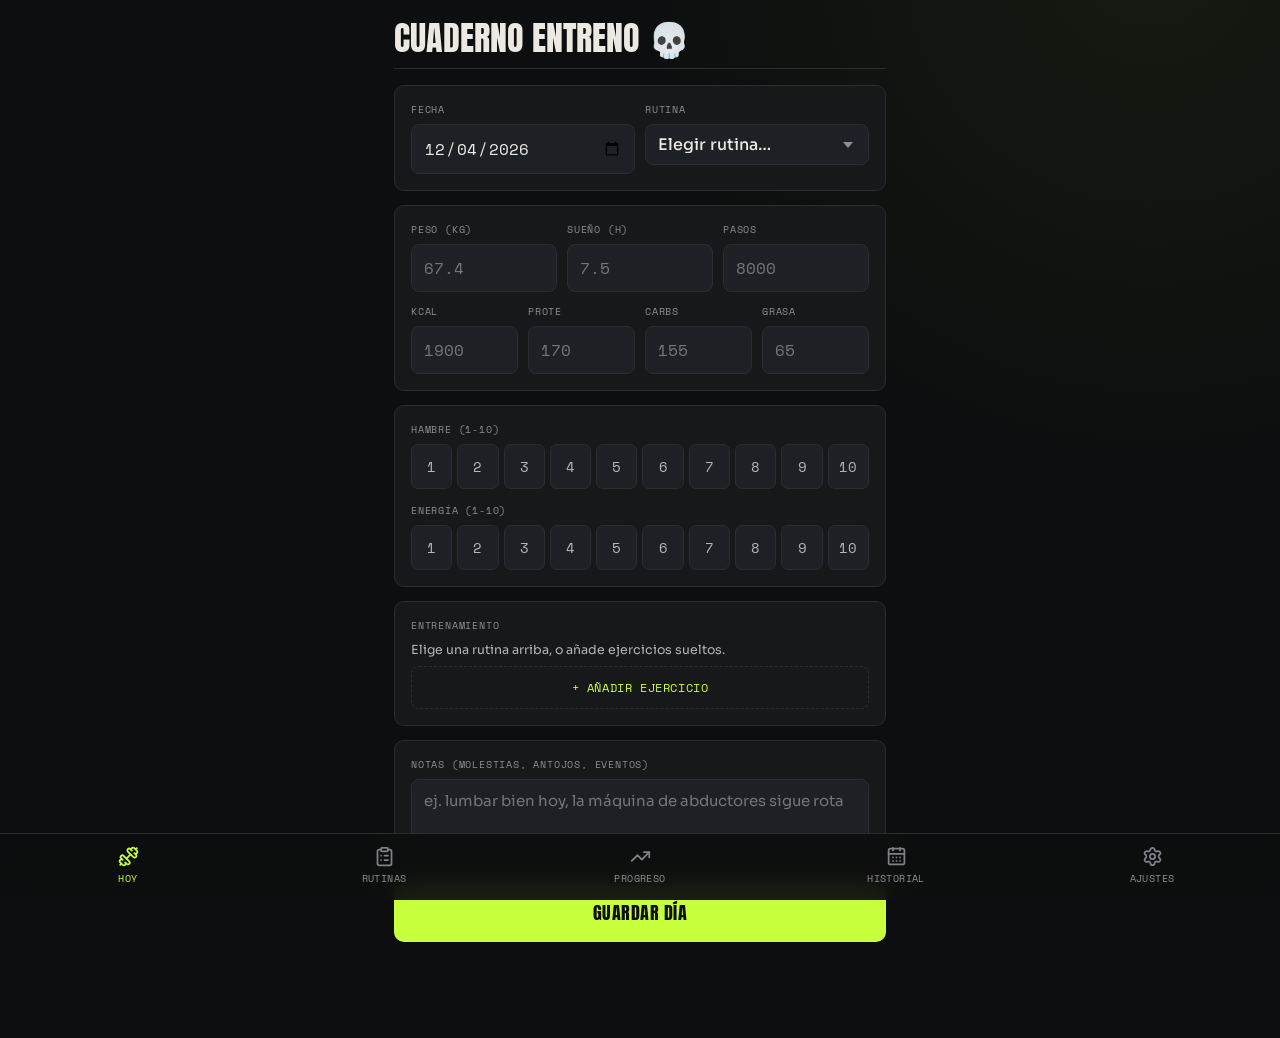
<file: index.html>
<!DOCTYPE html>
<html lang="es">
<head>
<meta charset="UTF-8">
<meta name="viewport" content="width=device-width, initial-scale=1, viewport-fit=cover">
<title>Cuaderno Entreno</title>
<meta name="description" content="Cuaderno de entrenamiento y check-in semanal.">
<meta name="theme-color" content="#0d0e0f">
<meta name="apple-mobile-web-app-capable" content="yes">
<meta name="apple-mobile-web-app-status-bar-style" content="black-translucent">
<meta name="apple-mobile-web-app-title" content="Entreno">
<link rel="manifest" href="./manifest.json">
<link rel="icon" href="./icons/icon.svg" type="image/svg+xml">
<link rel="apple-touch-icon" href="./icons/icon-180.png">
<link rel="stylesheet" href="./css/style.css">
</head>
<body>
<div class="app">
  <header><h1>Cuaderno Entreno <span class="d">&#128128;</span></h1></header>
  <main id="vista"></main>
</div>
<div class="toast" id="toast" role="status" aria-live="polite"></div>
<nav class="tabbar" aria-label="Secciones"></nav>
<script type="module" src="./js/main.js"></script>
</body>
</html>
</file>
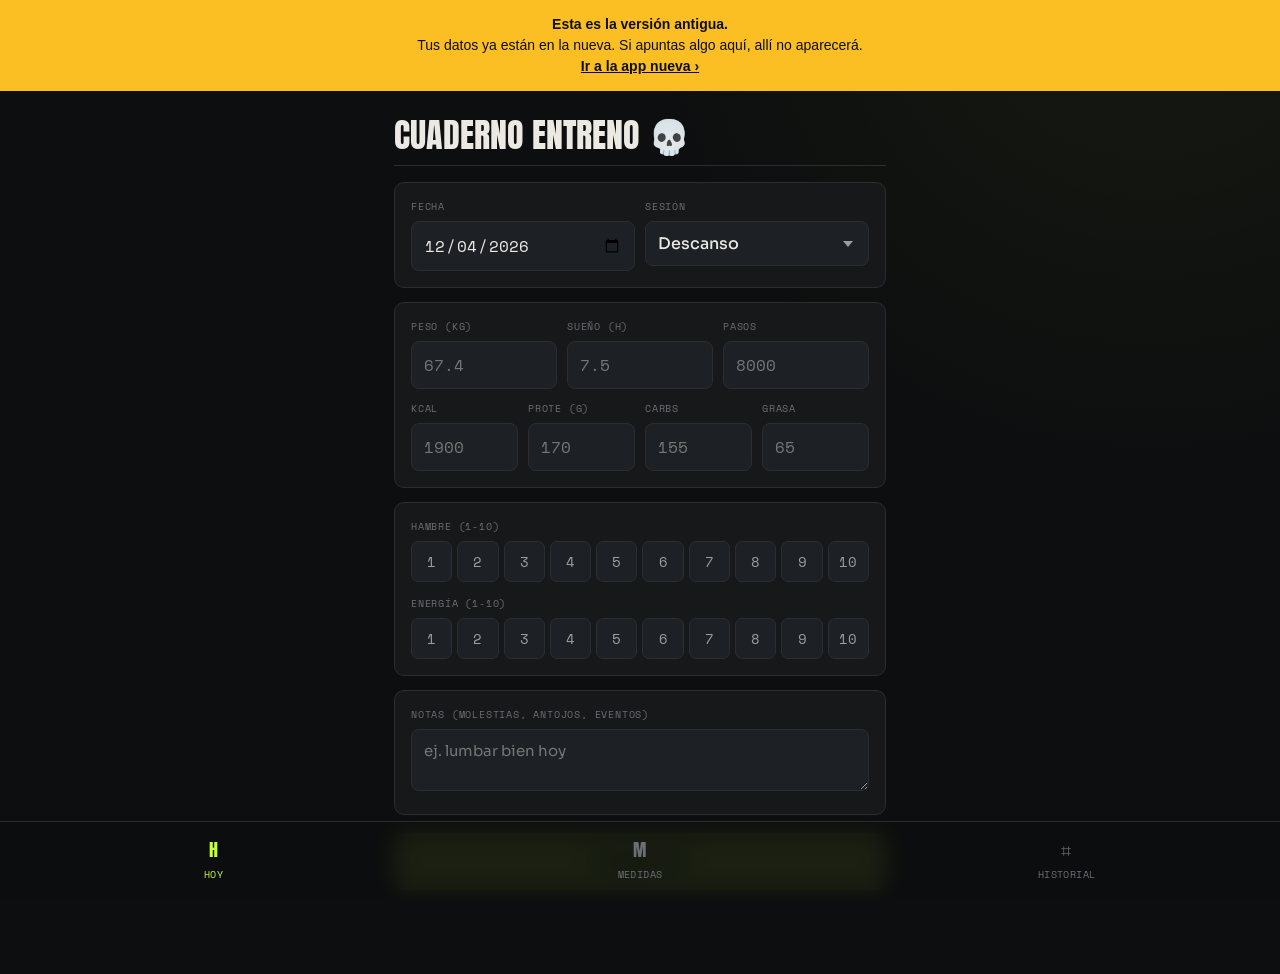
<file: v1/index.html>
<!DOCTYPE html>
<html lang="es">
<head>
<meta charset="UTF-8">
<meta name="viewport" content="width=device-width, initial-scale=1.0, maximum-scale=1.0, user-scalable=no">
<title>Cuaderno Entreno 💀</title>
<link rel="preconnect" href="https://fonts.googleapis.com">
<link rel="preconnect" href="https://fonts.gstatic.com" crossorigin>
<link href="https://fonts.googleapis.com/css2?family=Anton&family=Sora:wght@300;400;500;600;700&family=Space+Mono:wght@400;700&display=swap" rel="stylesheet">
<style>
  :root{
    --bg:#0d0e0f; --surface:#16181a; --surface-2:#1d2024; --border:#2a2e33; --border-soft:#21252a;
    --text:#ece9e3; --dim:#9a9da2; --dim-2:#6b6f75; --accent:#c8ff3d;
    --ok:#4ade80; --warn:#fbbf24; --danger:#fb7185; --info:#60a5fa;
  }
  *{box-sizing:border-box;margin:0;padding:0;-webkit-tap-highlight-color:transparent}
  body{background:var(--bg);color:var(--text);font-family:'Sora',sans-serif;line-height:1.5;-webkit-font-smoothing:antialiased;padding-bottom:84px;
    background-image:radial-gradient(circle at 90% -5%, rgba(200,255,61,0.05), transparent 35%);background-attachment:fixed;}
  .app{max-width:520px;margin:0 auto;padding:0 14px}

  header{padding:22px 0 14px;border-bottom:1px solid var(--border);margin-bottom:16px}
  .eyebrow{font-family:'Space Mono',monospace;font-size:10px;letter-spacing:.22em;text-transform:uppercase;color:var(--accent)}
  h1{font-family:'Anton',sans-serif;font-weight:400;font-size:34px;line-height:.95;text-transform:uppercase;margin-top:6px}
  h1 .d{color:var(--accent)}

  .view{display:none}.view.active{display:block}
  .card{background:var(--surface);border:1px solid var(--border);border-radius:10px;padding:16px;margin-bottom:14px}
  .label{font-family:'Space Mono',monospace;font-size:10px;letter-spacing:.08em;text-transform:uppercase;color:var(--dim-2);margin-bottom:7px;display:block}
  .row{display:flex;gap:10px}.row>*{flex:1}
  input,select,textarea{width:100%;background:var(--surface-2);border:1px solid var(--border);border-radius:8px;color:var(--text);font-family:'Space Mono',monospace;font-size:16px;padding:11px 12px;outline:none}
  input:focus,select:focus,textarea:focus{border-color:var(--accent)}
  textarea{font-family:'Sora',sans-serif;font-size:15px;min-height:62px;resize:vertical}
  select{font-family:'Sora',sans-serif;font-weight:500;appearance:none;background-image:url("data:image/svg+xml,%3Csvg xmlns='http://www.w3.org/2000/svg' width='12' height='12' fill='%239a9da2'%3E%3Cpath d='M6 9L1 3h10z'/%3E%3C/svg%3E");background-repeat:no-repeat;background-position:right 14px center}

  .scale{display:grid;grid-template-columns:repeat(10,1fr);gap:5px}
  .scale button{background:var(--surface-2);border:1px solid var(--border);border-radius:7px;color:var(--dim);font-family:'Space Mono',monospace;font-size:14px;padding:9px 0;cursor:pointer}
  .scale button.on{background:var(--accent);color:#0d0e0f;border-color:var(--accent);font-weight:700}

  .ex{border:1px solid var(--border);border-radius:9px;padding:11px;margin-bottom:9px;background:var(--surface-2)}
  .ex-top{display:flex;align-items:center;gap:8px;margin-bottom:9px}
  .pos{font-family:'Space Mono',monospace;font-size:13px;font-weight:700;color:var(--accent);flex:0 0 auto;min-width:14px;text-align:center}
  .ex-name{flex:1;background:transparent;border:none;border-bottom:1px dashed var(--border);border-radius:0;font-family:'Sora',sans-serif;font-weight:600;font-size:14px;padding:3px 0}
  .ex-name:focus{border-bottom-color:var(--accent)}
  .lastmark{font-family:'Space Mono',monospace;font-size:11px;color:var(--dim);margin:-2px 0 9px 24px;line-height:1.4;display:none}
  .lastmark .lm-k{color:var(--dim-2)}
  .del{background:transparent;border:none;color:var(--dim-2);font-size:20px;line-height:1;cursor:pointer;padding:0 4px;flex:0 0 auto}
  .mv{display:flex;gap:3px;flex:0 0 auto}
  .mv button{background:var(--surface);border:1px solid var(--border);border-radius:6px;color:var(--dim);font-size:12px;line-height:1;padding:7px 8px;cursor:pointer}
  .mv button:active{background:var(--accent);color:#0d0e0f;border-color:var(--accent)}
  .set{display:flex;gap:7px;align-items:center;margin-bottom:6px}
  .set .si{font-family:'Space Mono',monospace;font-size:10px;color:var(--dim-2);width:18px;flex:0 0 auto}
  .set input{padding:8px 9px;font-size:15px}
  .set .x{color:var(--dim-2);font-size:13px;flex:0 0 auto;align-self:center}
  .prev{font-family:'Space Mono',monospace;font-size:11px;color:var(--info);background:rgba(96,165,250,.08);border:1px solid rgba(96,165,250,.22);border-radius:6px;padding:6px 9px;margin-bottom:9px;line-height:1.45}
  .prev b{color:var(--text);font-weight:700}
  .rirsel{display:flex;gap:4px;flex:0 0 auto}
  .rirsel button{background:var(--surface);border:1px solid var(--border);border-radius:6px;color:var(--dim);font-family:'Space Mono',monospace;font-size:10px;padding:7px 7px;cursor:pointer}
  .rirsel button.on{background:var(--danger);color:#0d0e0f;border-color:var(--danger);font-weight:700}
  .rirsel button.on.r{background:var(--warn)}
  .addbtn{width:100%;background:transparent;border:1px dashed var(--border);border-radius:8px;color:var(--accent);font-family:'Space Mono',monospace;font-size:12px;padding:10px;cursor:pointer;margin-top:4px;text-transform:uppercase;letter-spacing:.05em}
  .addbtn.sm{font-size:10px;padding:6px;margin-top:2px}

  .save{width:100%;background:var(--accent);color:#0d0e0f;border:none;border-radius:10px;font-family:'Anton',sans-serif;font-size:18px;letter-spacing:.03em;text-transform:uppercase;padding:15px;cursor:pointer;margin-top:4px}
  .save:active{transform:scale(.99)}
  .toast{position:fixed;bottom:96px;left:50%;transform:translateX(-50%);background:var(--accent);color:#0d0e0f;font-weight:600;font-size:13px;padding:10px 20px;border-radius:30px;opacity:0;transition:opacity .25s;pointer-events:none;z-index:50}
  .toast.show{opacity:1}

  .tabbar{position:fixed;bottom:0;left:0;right:0;background:rgba(13,14,15,.92);backdrop-filter:blur(12px);border-top:1px solid var(--border);display:flex;z-index:40}
  .tabbar button{flex:1;background:transparent;border:none;color:var(--dim-2);font-family:'Space Mono',monospace;font-size:10px;letter-spacing:.04em;text-transform:uppercase;padding:14px 0 18px;cursor:pointer;display:flex;flex-direction:column;align-items:center;gap:4px}
  .tabbar button .ic{font-size:18px;font-family:'Anton',sans-serif}
  .tabbar button.on{color:var(--accent)}

  .hrow{display:flex;justify-content:space-between;align-items:center;padding:12px 0;border-bottom:1px solid var(--border-soft)}
  .hrow:last-child{border-bottom:none}
  .hrow .hd{font-family:'Space Mono',monospace;font-size:13px}
  .hrow .hs{font-size:11px;color:var(--dim-2)}
  .hrow .hw{font-family:'Space Mono',monospace;font-size:16px;font-weight:700;color:var(--accent)}
  .hdet{padding:2px 0 10px;border-bottom:1px solid var(--border-soft)}
  .hex{display:flex;justify-content:space-between;gap:12px;padding:5px 0;font-size:12px}
  .hexn{color:var(--text)}
  .hexs{font-family:'Space Mono',monospace;color:var(--info);text-align:right;flex:0 0 auto}
  .stat{text-align:center;padding:14px}
  .stat .v{font-family:'Anton',sans-serif;font-size:32px;color:var(--accent);line-height:1}
  .stat .k{font-family:'Space Mono',monospace;font-size:10px;text-transform:uppercase;letter-spacing:.08em;color:var(--dim-2);margin-top:5px}
  .muted{color:var(--dim);font-size:12.5px;line-height:1.5}
  .note-export{width:100%;min-height:160px;font-family:'Space Mono',monospace;font-size:12px}
  .whead{display:flex;justify-content:space-between;align-items:baseline;margin:20px 0 4px;padding-bottom:6px;border-bottom:1px solid var(--accent)}
  .whead span:first-child{font-family:'Anton',sans-serif;font-size:15px;letter-spacing:.04em;text-transform:uppercase;color:var(--text)}
  .whead .wavg{font-family:'Space Mono',monospace;font-size:10px;color:var(--accent)}
  .hrow.tap{cursor:pointer}
  .hrow.tap:active{background:var(--surface-2)}
  .hrow.tap .hd::after{content:' ✎';color:var(--dim-2);font-size:11px}
  .m-head{display:flex;gap:7px;margin-bottom:6px}
  .m-head span{font-family:'Space Mono',monospace;font-size:10px;letter-spacing:.08em;text-transform:uppercase;color:var(--dim-2)}
</style>
</head>
<body><div style="background:#fbbf24;color:#0d0e0f;padding:14px;font-family:sans-serif;
font-size:14px;line-height:1.5;text-align:center">
<b>Esta es la versión antigua.</b><br>
Tus datos ya están en la nueva. Si apuntas algo aquí, allí no aparecerá.<br>
<a href="../" style="color:#0d0e0f;font-weight:700">Ir a la app nueva &rsaquo;</a>
</div>
<div class="app">
  <header>
    <h1>Cuaderno Entreno <span class="d">💀</span></h1>
  </header>

  <!-- HOY -->
  <div class="view active" id="v-hoy">
    <div class="card">
      <div class="row">
        <div><span class="label">Fecha</span><input type="date" id="f-date"></div>
        <div><span class="label">Sesión</span>
          <select id="f-session">
            <option>Descanso</option><option>Torso A</option><option>Pierna A</option><option>Torso B</option><option>Pierna B</option>
          </select>
        </div>
      </div>
    </div>

    <div class="card">
      <div class="row" style="margin-bottom:12px">
        <div><span class="label">Peso (kg)</span><input id="f-weight" inputmode="decimal" placeholder="67.4"></div>
        <div><span class="label">Sueño (h)</span><input id="f-sleep" inputmode="decimal" placeholder="7.5"></div>
        <div><span class="label">Pasos</span><input id="f-steps" inputmode="numeric" placeholder="8000"></div>
      </div>
      <div class="row">
        <div><span class="label">Kcal</span><input id="f-kcal" inputmode="numeric" placeholder="1900"></div>
        <div><span class="label">Prote (g)</span><input id="f-prot" inputmode="numeric" placeholder="170"></div>
        <div><span class="label">Carbs</span><input id="f-carb" inputmode="numeric" placeholder="155"></div>
        <div><span class="label">Grasa</span><input id="f-fat" inputmode="numeric" placeholder="65"></div>
      </div>
    </div>

    <div class="card">
      <span class="label">Hambre (1-10)</span>
      <div class="scale" id="sc-hunger"></div>
      <span class="label" style="margin-top:14px">Energía (1-10)</span>
      <div class="scale" id="sc-energy"></div>
    </div>

    <div class="card" id="ex-card">
      <span class="label">Entrenamiento</span>
      <div id="ex-list"></div>
      <button class="addbtn" id="add-ex">+ Añadir ejercicio</button>
    </div>

    <div class="card">
      <span class="label">Notas (molestias, antojos, eventos)</span>
      <textarea id="f-notes" placeholder="ej. lumbar bien hoy"></textarea>
    </div>

    <button class="save" id="btn-save">Guardar día</button>
  </div>

  <!-- MEDIDAS -->
  <div class="view" id="v-medidas">
    <div class="card">
      <span class="label">Fecha de medición</span>
      <input type="date" id="m-date" style="margin-bottom:12px">
      <div class="m-head"><span style="flex:1.4">Zona</span><span style="flex:.8">Medida (cm)</span><span style="width:26px;flex:0 0 auto"></span></div>
      <div id="m-list"></div>
      <button class="addbtn sm" id="add-meas">+ Añadir medida</button>
    </div>
    <button class="save" id="btn-save-meas">Guardar medidas</button>
    <div class="card" style="margin-top:14px">
      <span class="label">Historial de medidas</span>
      <div id="m-history"><p class="muted">Sin mediciones todavía.</p></div>
    </div>
  </div>

  <!-- HISTORIAL -->
  <div class="view" id="v-hist">
    <div class="card">
      <div class="row">
        <div class="stat"><div class="v" id="st-avg">—</div><div class="k">Media 7 días (kg)</div></div>
        <div class="stat"><div class="v" id="st-days">0</div><div class="k">Días registrados</div></div>
      </div>
    </div>
    <button class="save" id="btn-export" style="background:var(--info);color:#0d0e0f">Generar resumen semanal</button>
    <div class="card" id="export-card" style="display:none;margin-top:14px">
      <span class="label">Copia esto y pásamelo en el chat</span>
      <textarea class="note-export" id="export-text" readonly></textarea>
      <button class="addbtn" id="btn-copy">Copiar al portapapeles</button>
    </div>
    <div class="card" style="margin-top:14px">
      <span class="label">Copia de seguridad · todo el historial</span>
      <p class="muted" style="margin-bottom:10px">Guarda este texto en sitio seguro (notas, email). Para pasar de móvil o recuperar tras un borrado: pega aquí una copia y pulsa Restaurar.</p>
      <div class="row" style="margin-bottom:10px">
        <button class="addbtn" id="btn-backup" style="margin-top:0">⤓ Exportar todo</button>
        <button class="addbtn" id="btn-restore" style="margin-top:0">⤒ Restaurar</button>
      </div>
      <textarea class="note-export" id="backup-text" placeholder="Aquí aparece tu copia al exportar. O pega aquí un backup para restaurarlo."></textarea>
      <button class="addbtn" id="btn-backup-copy">Copiar copia de seguridad</button>
    </div>
    <div class="card" style="margin-top:14px">
      <span class="label">Días registrados</span>
      <div id="hist-list"><p class="muted">Aún no has guardado ningún día.</p></div>
    </div>
  </div>
</div>

<div class="toast" id="toast"></div>

<div class="tabbar">
  <button class="on" data-v="hoy"><span class="ic">H</span>Hoy</button>
  <button data-v="medidas"><span class="ic">M</span>Medidas</button>
  <button data-v="hist"><span class="ic">⌗</span>Historial</button>
</div>

<script>
// ---------- almacenamiento seguro ----------
const DB = {
  get(k,def){ try{ const v=localStorage.getItem(k); return v?JSON.parse(v):def; }catch(e){ return (mem[k]!==undefined?mem[k]:def); } },
  set(k,val){ try{ localStorage.setItem(k,JSON.stringify(val)); }catch(e){ mem[k]=val; } }
};
const mem={};

// ---------- plantillas de ejercicios (editables) ----------
const DEFAULTS = {
  'Torso A':['Jalón neutro','Press plano máquina','Press militar','Remo unilateral','Press inclinado máquina','Curl bíceps','Ext. tríceps polea','Deltoides posterior','Curl martillo','Ext. tríceps overhead'],
  'Torso B':['Jalón neutro','Press plano máquina','Elevación lateral','Remo unilateral','Press inclinado máquina','Curl bíceps','Ext. tríceps polea','Deltoides posterior','Curl martillo','Ext. tríceps overhead'],
  'Pierna A':['Prensa','Curl femoral','Hip thrust','Leg extension','Piernas rígidas','Sissy squat','Abductores','Abs'],
  'Pierna B':['Prensa','Curl femoral','Hip thrust','Piernas rígidas','Leg extension','Sissy squat','Abductores','Abs'],
  'Descanso':[]
};
let templates = DB.get('mc_templates', JSON.parse(JSON.stringify(DEFAULTS)));

const DEFAULT_MEAS = ['Brazo','Cintura','Pecho','Muslo','Cadera','Cuello'];
let measSites = DB.get('mc_meas_sites', DEFAULT_MEAS.slice());

// ---------- estado del formulario ----------
let hunger=null, energy=null;

// ---------- helpers ----------
function todayStr(){ const d=new Date(); return d.getFullYear()+'-'+String(d.getMonth()+1).padStart(2,'0')+'-'+String(d.getDate()).padStart(2,'0'); }
function toast(msg){ const t=document.getElementById('toast'); t.textContent=msg; t.classList.add('show'); setTimeout(()=>t.classList.remove('show'),1800); }
function fmtSets(sets){ return (sets||[]).filter(s=>s.w||s.r).map(s=>`${s.w||'?'}×${s.r||'?'}${s.rir?(' '+s.rir):''}`).join(', '); }
function lastMark(session,name){
  if(!session||session==='Descanso'||!name) return null;
  const all=DB.get('mc_entries',{}); const cur=document.getElementById('f-date').value||todayStr();
  const dates=Object.keys(all).filter(d=>d<cur).sort().reverse();
  const target=name.trim().toLowerCase();
  for(const d of dates){ const e=all[d]; if(e.session!==session) continue;
    const ex=(e.exercises||[]).find(x=>x.name.trim().toLowerCase()===target);
    if(ex){ const txt=fmtSets(ex.sets); if(txt) return {date:d,txt}; } }
  return null;
}

// ---------- escalas 1-10 ----------
function buildScale(id,setter){
  const c=document.getElementById(id); c.innerHTML='';
  for(let i=1;i<=10;i++){ const b=document.createElement('button'); b.textContent=i;
    b.onclick=()=>{ [...c.children].forEach(x=>x.classList.remove('on')); b.classList.add('on'); setter(i); };
    c.appendChild(b); }
}
buildScale('sc-hunger',v=>hunger=v);
buildScale('sc-energy',v=>energy=v);

// ---------- ejercicios ----------
function exerciseRow(name, sets, prev){
  sets = sets || [{w:'',r:'',rir:''},{w:'',r:'',rir:''}];
  const wrap=document.createElement('div'); wrap.className='ex';
  const top=document.createElement('div'); top.className='ex-top';
  const nm=document.createElement('input'); nm.className='ex-name'; nm.value=name; nm.placeholder='Ejercicio';
  const mv=document.createElement('div'); mv.className='mv';
  const up=document.createElement('button'); up.textContent='▲'; up.title='Subir';
  up.onclick=()=>{ const p=wrap.previousElementSibling; if(p)wrap.parentNode.insertBefore(wrap,p); reindex(); };
  const down=document.createElement('button'); down.textContent='▼'; down.title='Bajar';
  down.onclick=()=>{ const n=wrap.nextElementSibling; if(n)wrap.parentNode.insertBefore(n,wrap); reindex(); };
  const totop=document.createElement('button'); totop.textContent='⤒'; totop.title='Al principio';
  totop.onclick=()=>{ wrap.parentNode.prepend(wrap); reindex(); };
  mv.appendChild(up); mv.appendChild(down); mv.appendChild(totop);
  const del=document.createElement('button'); del.className='del'; del.textContent='×'; del.onclick=()=>{ wrap.remove(); reindex(); };
  const pos=document.createElement('span'); pos.className='pos'; pos.textContent='•';
  top.appendChild(pos); top.appendChild(nm); top.appendChild(mv); top.appendChild(del); wrap.appendChild(top);
  const last=document.createElement('div'); last.className='lastmark'; wrap.appendChild(last);
  wrap._refreshLast=(session)=>{ const m=lastMark(session,nm.value); if(m){ last.innerHTML=`<span class="lm-k">Última (${m.date}):</span> ${m.txt}`; last.style.display='block'; } else { last.style.display='none'; } };
  nm.addEventListener('blur',()=>wrap._refreshLast(document.getElementById('f-session').value));
  const setsBox=document.createElement('div'); setsBox.className='sets';
  function addSet(s){
    const row=document.createElement('div'); row.className='set';
    const idx=document.createElement('span'); idx.className='si'; idx.textContent='S'+(setsBox.children.length+1);
    const w=document.createElement('input'); w.placeholder='kg'; w.inputMode='decimal'; w.value=s.w||'';
    const x=document.createElement('span'); x.className='x'; x.textContent='×';
    const r=document.createElement('input'); r.placeholder='reps'; r.inputMode='numeric'; r.value=s.r||'';
    const rs=document.createElement('div'); rs.className='rirsel';
    ['F','R1','R2'].forEach(v=>{ const b=document.createElement('button'); b.textContent=v; if(v!=='F')b.classList.add('r');
      if(s.rir===v)b.classList.add('on');
      b.onclick=()=>{ [...rs.children].forEach(z=>z.classList.remove('on')); b.classList.add('on'); s.rir=v; };
      rs.appendChild(b); });
    row.appendChild(idx);row.appendChild(w);row.appendChild(x);row.appendChild(r);row.appendChild(rs);
    row._get=()=>({w:w.value,r:r.value,rir:s.rir||''});
    setsBox.appendChild(row);
  }
  sets.forEach(addSet);
  wrap.appendChild(setsBox);
  const addS=document.createElement('button'); addS.className='addbtn sm'; addS.textContent='+ serie';
  addS.onclick=()=>addSet({w:'',r:'',rir:''}); wrap.appendChild(addS);
  wrap._get=()=>({name:nm.value, sets:[...setsBox.children].map(c=>c._get())});
  return wrap;
}
function reindex(){ const list=document.getElementById('ex-list'); [...list.children].forEach((c,i)=>{ const p=c.querySelector('.pos'); if(p)p.textContent=(i+1); }); }
function loadExercises(session){
  const list=document.getElementById('ex-list'); list.innerHTML='';
  const card=document.getElementById('ex-card');
  if(session==='Descanso'){ card.style.display='none'; return; }
  card.style.display='';
  (templates[session]||[]).forEach(n=>list.appendChild(exerciseRow(n)));
  reindex();
  [...list.children].forEach(c=>c._refreshLast&&c._refreshLast(session));
}
document.getElementById('add-ex').onclick=()=>{ document.getElementById('ex-list').appendChild(exerciseRow('')); reindex(); };
document.getElementById('f-session').onchange=e=>loadExercises(e.target.value);
document.getElementById('f-date').addEventListener('change',()=>{ const s=document.getElementById('f-session').value; [...document.getElementById('ex-list').children].forEach(c=>c._refreshLast&&c._refreshLast(s)); });

// ---------- guardar día ----------
document.getElementById('btn-save').onclick=()=>{
  const date=document.getElementById('f-date').value||todayStr();
  const session=document.getElementById('f-session').value;
  const exRows=[...document.getElementById('ex-list').children].map(c=>c._get()).filter(e=>e.name.trim());
  // recordar la plantilla editada de esa sesión
  if(session!=='Descanso' && exRows.length){ templates[session]=exRows.map(e=>e.name); DB.set('mc_templates',templates); }
  const entry={ date, session,
    weight:parseFloat(document.getElementById('f-weight').value)||null,
    sleep:document.getElementById('f-sleep').value, steps:document.getElementById('f-steps').value,
    kcal:document.getElementById('f-kcal').value, prot:document.getElementById('f-prot').value,
    carb:document.getElementById('f-carb').value, fat:document.getElementById('f-fat').value,
    hunger, energy, notes:document.getElementById('f-notes').value, exercises:exRows };
  const all=DB.get('mc_entries',{}); all[date]=entry; DB.set('mc_entries',all);
  toast('Día guardado ✓'); renderHist();
};

// ---------- medidas ----------
function measRow(name,val){
  const row=document.createElement('div'); row.className='set'; row.style.marginBottom='8px';
  const nm=document.createElement('input'); nm.value=name; nm.placeholder='Zona (ej. Muslo)'; nm.style.flex='1.4';
  const v=document.createElement('input'); v.placeholder='cm'; v.inputMode='decimal'; v.value=val||''; v.style.flex='.8';
  const del=document.createElement('button'); del.className='del'; del.textContent='×'; del.onclick=()=>row.remove();
  row.appendChild(nm);row.appendChild(v);row.appendChild(del);
  row._get=()=>({name:nm.value,val:v.value});
  return row;
}
function loadMeas(){ const l=document.getElementById('m-list'); l.innerHTML=''; measSites.forEach(s=>l.appendChild(measRow(s,''))); }
document.getElementById('add-meas').onclick=()=>document.getElementById('m-list').appendChild(measRow('',''));
document.getElementById('btn-save-meas').onclick=()=>{
  const date=document.getElementById('m-date').value||todayStr();
  const rows=[...document.getElementById('m-list').children].map(c=>c._get()).filter(m=>m.name.trim()&&m.val);
  measSites=[...new Set(rows.map(r=>r.name))]; if(measSites.length)DB.set('mc_meas_sites',measSites);
  const all=DB.get('mc_meas',{}); all[date]=rows; DB.set('mc_meas',all);
  toast('Medidas guardadas ✓'); renderMeasHist();
};
function renderMeasHist(){
  const all=DB.get('mc_meas',{}); const dates=Object.keys(all).sort().reverse();
  const c=document.getElementById('m-history');
  if(!dates.length){ c.innerHTML='<p class="muted">Sin mediciones todavía.</p>'; return; }
  c.innerHTML=dates.map(d=>`<div class="hrow"><div><div class="hd">${d}</div><div class="hs">${all[d].map(m=>m.name+' '+m.val).join(' · ')}</div></div></div>`).join('');
}

// ---------- editar día pasado ----------
function setScale(id,val){ const c=document.getElementById(id); [...c.children].forEach(b=>b.classList.toggle('on', parseInt(b.textContent,10)===val)); }
function loadDay(date){
  const all=DB.get('mc_entries',{}); const e=all[date]; if(!e) return;
  document.querySelectorAll('.tabbar button').forEach(x=>x.classList.remove('on'));
  document.querySelector('.tabbar button[data-v="hoy"]').classList.add('on');
  document.querySelectorAll('.view').forEach(v=>v.classList.remove('active'));
  document.getElementById('v-hoy').classList.add('active');
  document.getElementById('f-date').value=e.date||date;
  document.getElementById('f-session').value=e.session||'Descanso';
  document.getElementById('f-weight').value=(e.weight!=null?e.weight:'');
  document.getElementById('f-sleep').value=e.sleep||'';
  document.getElementById('f-steps').value=e.steps||'';
  document.getElementById('f-kcal').value=e.kcal||'';
  document.getElementById('f-prot').value=e.prot||'';
  document.getElementById('f-carb').value=e.carb||'';
  document.getElementById('f-fat').value=e.fat||'';
  document.getElementById('f-notes').value=e.notes||'';
  hunger=e.hunger||null; energy=e.energy||null;
  setScale('sc-hunger',hunger); setScale('sc-energy',energy);
  const card=document.getElementById('ex-card'); const list=document.getElementById('ex-list'); list.innerHTML='';
  if((e.session||'Descanso')==='Descanso'){ card.style.display='none'; }
  else{ card.style.display=''; (e.exercises||[]).forEach(ex=>list.appendChild(exerciseRow(ex.name,ex.sets))); reindex();
    [...list.children].forEach(x=>x._refreshLast&&x._refreshLast(e.session)); }
  window.scrollTo(0,0); toast('Editando '+date+' · guarda para actualizar');
}
// ---------- agrupado por semana (lunes-domingo) ----------
const MES=['ene','feb','mar','abr','may','jun','jul','ago','sep','oct','nov','dic'];
function weekKey(dateStr){ const d=new Date(dateStr+'T00:00:00'); const off=(d.getDay()+6)%7; d.setDate(d.getDate()-off);
  return d.getFullYear()+'-'+String(d.getMonth()+1).padStart(2,'0')+'-'+String(d.getDate()).padStart(2,'0'); }
function weekLabel(monKey){ const d=new Date(monKey+'T00:00:00'); const end=new Date(d); end.setDate(d.getDate()+6);
  const a=d.getDate(),b=end.getDate(),ma=MES[d.getMonth()],mb=MES[end.getMonth()];
  return ma===mb?`${a}–${b} ${mb}`:`${a} ${ma} – ${b} ${mb}`; }

// ---------- historial ----------
function renderHist(){
  const all=DB.get('mc_entries',{}); const dates=Object.keys(all).sort().reverse();
  document.getElementById('st-days').textContent=dates.length;
  const weights=dates.slice(0,7).map(d=>all[d].weight).filter(w=>w);
  document.getElementById('st-avg').textContent= weights.length? (weights.reduce((a,b)=>a+b,0)/weights.length).toFixed(2):'—';
  const c=document.getElementById('hist-list');
  if(!dates.length){ c.innerHTML='<p class="muted">Aún no has guardado ningún día.</p>'; return; }
  const groups={}; dates.forEach(d=>{ const k=weekKey(d); (groups[k]=groups[k]||[]).push(d); });
  const wkeys=Object.keys(groups).sort().reverse();
  let html='';
  wkeys.forEach(wk=>{ const ds=groups[wk];
    const ws=ds.map(d=>all[d].weight).filter(w=>w);
    const avg=ws.length?(ws.reduce((a,b)=>a+b,0)/ws.length).toFixed(2):'—';
    html+=`<div class="whead"><span>Semana ${weekLabel(wk)}</span><span class="wavg">media ${avg!=='—'?avg+' kg':'—'} · ${ds.length}d</span></div>`;
    html+=ds.map(d=>{ const e=all[d];
      return `<div class="hrow tap" onclick="loadDay('${d}')"><div><div class="hd">${d}</div><div class="hs">${e.session} · P${e.prot||'?'}g · ${e.kcal||'?'}kcal</div></div><div class="hw">${e.weight?e.weight+'kg':'—'}</div></div>`;
    }).join('');
  });
  c.innerHTML=html;
}
document.getElementById('btn-export').onclick=()=>{
  const all=DB.get('mc_entries',{}); const dates=Object.keys(all).sort();
  const last7=dates.slice(-7);
  const weights=last7.map(d=>all[d].weight).filter(w=>w);
  const avg= weights.length?(weights.reduce((a,b)=>a+b,0)/weights.length).toFixed(2):'—';
  let txt='CHECK-IN SEMANAL\n\nPESO\n';
  last7.forEach(d=>{ txt+=`- ${d}: ${all[d].weight?all[d].weight+' kg':'—'}\n`; });
  txt+=`- Media: ${avg} kg\n\nMACROS / ADHERENCIA\n`;
  last7.forEach(d=>{ const e=all[d]; txt+=`- ${d}: ${e.kcal||'?'} kcal · P ${e.prot||'?'} C ${e.carb||'?'} G ${e.fat||'?'} · sueño ${e.sleep||'?'}h · pasos ${e.steps||'?'} · hambre ${e.hunger||'?'} energía ${e.energy||'?'}\n`; });
  txt+='\nENTRENOS\n';
  last7.forEach(d=>{ const e=all[d]; if(e.session&&e.session!=='Descanso'){ txt+=`- ${d} (${e.session}): `+e.exercises.map(x=>x.name+' '+x.sets.map(s=>`${s.w||''}x${s.r||''}${s.rir?'/'+s.rir:''}`).join(', ')).join(' | ')+'\n'; } });
  txt+='\nNOTAS\n';
  last7.forEach(d=>{ if(all[d].notes) txt+=`- ${d}: ${all[d].notes}\n`; });
  document.getElementById('export-text').value=txt;
  document.getElementById('export-card').style.display='';
};
document.getElementById('btn-copy').onclick=()=>{
  const ta=document.getElementById('export-text'); ta.select();
  try{ document.execCommand('copy'); toast('Copiado ✓'); }catch(e){ toast('Selecciona y copia manual'); }
};

// ---------- copia de seguridad / restaurar ----------
const BACKUP_KEYS=['mc_entries','mc_meas','mc_meas_sites','mc_templates'];
document.getElementById('btn-backup').onclick=()=>{
  const data={ _app:'cuaderno-entreno', _v:1, _exported:new Date().toISOString() };
  BACKUP_KEYS.forEach(k=>{ data[k]=DB.get(k,null); });
  const n=data.mc_entries?Object.keys(data.mc_entries).length:0;
  document.getElementById('backup-text').value=JSON.stringify(data);
  toast('Copia generada ('+n+' días) ✓');
};
document.getElementById('btn-backup-copy').onclick=()=>{
  const ta=document.getElementById('backup-text'); if(!ta.value.trim()){ toast('Primero pulsa Exportar'); return; }
  ta.select(); try{ document.execCommand('copy'); toast('Copiado ✓'); }catch(e){ toast('Selecciona y copia manual'); }
};
document.getElementById('btn-restore').onclick=()=>{
  const raw=document.getElementById('backup-text').value.trim();
  if(!raw){ toast('Pega un backup primero'); return; }
  let data; try{ data=JSON.parse(raw); }catch(e){ alert('El texto no es una copia válida.'); return; }
  if(!data||data._app!=='cuaderno-entreno'){ if(!confirm('Este texto no parece una copia de esta app. ¿Restaurar igualmente?')) return; }
  const n=data.mc_entries?Object.keys(data.mc_entries).length:0;
  if(!confirm('Esto sustituirá tu historial actual por la copia ('+n+' días). ¿Continuar?')) return;
  BACKUP_KEYS.forEach(k=>{ if(data[k]!==undefined&&data[k]!==null) DB.set(k,data[k]); });
  templates=DB.get('mc_templates', JSON.parse(JSON.stringify(DEFAULTS)));
  measSites=DB.get('mc_meas_sites', DEFAULT_MEAS.slice());
  renderHist(); renderMeasHist(); loadMeas();
  toast('Restaurado ✓ ('+n+' días)');
};

// ---------- navegación ----------
document.querySelectorAll('.tabbar button').forEach(b=>{
  b.onclick=()=>{ document.querySelectorAll('.tabbar button').forEach(x=>x.classList.remove('on')); b.classList.add('on');
    document.querySelectorAll('.view').forEach(v=>v.classList.remove('active'));
    document.getElementById('v-'+b.dataset.v).classList.add('active');
    if(b.dataset.v==='hist')renderHist(); if(b.dataset.v==='medidas'){renderMeasHist();}
  };
});

// ---------- init ----------
document.getElementById('f-date').value=todayStr();
document.getElementById('m-date').value=todayStr();
loadExercises('Descanso');
loadMeas();
renderHist();
</script>
</body>
</html>
</file>
<file: css/style.css>
/* Cuaderno Entreno · misma estética que el cuaderno original, ahora en local */

@font-face { font-family: 'Anton'; src: url('../fonts/anton.woff2') format('woff2');
  font-weight: 400; font-display: swap; }
@font-face { font-family: 'Sora'; src: url('../fonts/sora.woff2') format('woff2');
  font-weight: 300 700; font-display: swap; }
@font-face { font-family: 'Space Mono'; src: url('../fonts/spacemono.woff2') format('woff2');
  font-weight: 400; font-display: swap; }
@font-face { font-family: 'Space Mono'; src: url('../fonts/spacemono-bold.woff2') format('woff2');
  font-weight: 700; font-display: swap; }

:root {
  --bg: #0d0e0f; --surface: #16181a; --surface-2: #1d2024; --border: #2a2e33; --border-soft: #21252a;
  --text: #ece9e3; --dim: #b3b7bc; --dim-2: #8b9096; --accent: #c8ff3d;
  --ok: #4ade80; --warn: #fbbf24; --danger: #fb7185; --info: #7cb0f7;
  --tap: 44px;
}

* { box-sizing: border-box; margin: 0; padding: 0; -webkit-tap-highlight-color: transparent; }

body {
  background: var(--bg); color: var(--text);
  font-family: 'Sora', system-ui, -apple-system, sans-serif;
  line-height: 1.5; -webkit-font-smoothing: antialiased;
  padding-bottom: calc(96px + env(safe-area-inset-bottom));
  background-image: radial-gradient(circle at 90% -5%, rgba(200, 255, 61, .05), transparent 35%);
  background-attachment: fixed;
}

.app { max-width: 520px; margin: 0 auto; padding: 0 14px; }

header { padding: 22px 0 14px; border-bottom: 1px solid var(--border); margin-bottom: 16px; }
h1 { font-family: 'Anton', sans-serif; font-weight: 400; font-size: 34px; line-height: .95;
  text-transform: uppercase; }
h1 .d { color: var(--accent); }

.titulo-sec { font-family: 'Anton', sans-serif; font-weight: 400; font-size: 22px;
  text-transform: uppercase; margin: 4px 0 12px; }

/* ------------------------------------------------------------------ tarjetas */
.card { background: var(--surface); border: 1px solid var(--border); border-radius: 10px;
  padding: 16px; margin-bottom: 14px; }
.card.alerta { border-color: rgba(251, 191, 36, .45); }
.card-top { display: flex; justify-content: space-between; align-items: center; margin-bottom: 8px; }
.card-top .label { margin-bottom: 0; }

.label { font-family: 'Space Mono', monospace; font-size: 10px; letter-spacing: .08em;
  text-transform: uppercase; color: var(--dim-2); margin-bottom: 7px; display: block; }
.muted { color: var(--dim); font-size: 12.5px; line-height: 1.5; }
.ok-txt { color: var(--ok); font-size: 12.5px; line-height: 1.5; }

.row { display: flex; gap: 10px; }
.row > * { flex: 1; min-width: 0; }
.campo { display: block; }

/* ------------------------------------------------------------------ campos */
input, select, textarea {
  width: 100%; background: var(--surface-2); border: 1px solid var(--border);
  border-radius: 8px; color: var(--text); font-family: 'Space Mono', monospace;
  font-size: 16px; padding: 11px 12px; outline: none;
}
input:focus, select:focus, textarea:focus { border-color: var(--accent);
  box-shadow: 0 0 0 3px rgba(200, 255, 61, .15); }
textarea { font-family: 'Sora', sans-serif; font-size: 15px; min-height: 62px; resize: vertical; }
select { font-family: 'Sora', sans-serif; font-weight: 500; appearance: none;
  background-image: url("data:image/svg+xml,%3Csvg xmlns='http://www.w3.org/2000/svg' width='12' height='12' fill='%238b9096'%3E%3Cpath d='M6 9L1 3h10z'/%3E%3C/svg%3E");
  background-repeat: no-repeat; background-position: right 14px center; }
input.mini { padding: 7px 9px; font-size: 14px; }
.campo-mini { display: flex; flex-direction: column; gap: 3px; flex: 1; }
.campo-mini span { font-family: 'Space Mono', monospace; font-size: 9px;
  text-transform: uppercase; letter-spacing: .06em; color: var(--dim-2); }

/* ------------------------------------------------------------------ escalas */
.scale { display: grid; grid-template-columns: repeat(10, 1fr); gap: 5px; }
.scale button { background: var(--surface-2); border: 1px solid var(--border); border-radius: 7px;
  color: var(--dim); font-family: 'Space Mono', monospace; font-size: 14px;
  padding: 11px 0; cursor: pointer; }
.scale button.on { background: var(--accent); color: #0d0e0f; border-color: var(--accent); font-weight: 700; }

.seg { display: flex; gap: 6px; }
.seg.wrap { flex-wrap: wrap; }
.seg button { flex: 1; min-width: 52px; background: var(--surface-2); border: 1px solid var(--border);
  border-radius: 8px; color: var(--dim); font-family: 'Space Mono', monospace; font-size: 13px;
  padding: 12px 8px; cursor: pointer; }
.seg button.on { background: var(--accent); color: #0d0e0f; border-color: var(--accent); font-weight: 700; }

.chips { display: flex; gap: 6px; overflow-x: auto; padding: 10px 0; scrollbar-width: none; }
.chips::-webkit-scrollbar { display: none; }
.chip { flex: 0 0 auto; background: var(--surface-2); border: 1px solid var(--border);
  border-radius: 20px; color: var(--dim); font-size: 12px; padding: 7px 14px; cursor: pointer; }
.chip.on { background: var(--accent); color: #0d0e0f; border-color: var(--accent); font-weight: 600; }

/* --------------------------------------------------------------- ejercicios */
.ex { border: 1px solid var(--border); border-radius: 9px; padding: 11px; margin-bottom: 9px;
  background: var(--surface-2); }
.ex-top { display: flex; align-items: flex-start; gap: 8px; margin-bottom: 9px; }
.ex-id { flex: 1; min-width: 0; }
.ex-nombre { font-weight: 600; font-size: 14px; line-height: 1.3; }
.ex-var { background: transparent; border: none; color: var(--info); font-family: 'Space Mono', monospace;
  font-size: 10.5px; padding: 2px 0; cursor: pointer; text-align: left; }
.ex-var.vacia { color: var(--dim-2); }
.pos { font-family: 'Space Mono', monospace; font-size: 13px; font-weight: 700; color: var(--accent);
  flex: 0 0 auto; min-width: 16px; text-align: center; padding-top: 1px; }

.mv { display: flex; gap: 3px; flex: 0 0 auto; }
.mv button { background: var(--surface); border: 1px solid var(--border); border-radius: 6px;
  color: var(--dim); line-height: 0; min-width: 34px; min-height: 34px; cursor: pointer;
  display: inline-flex; align-items: center; justify-content: center; }
.mv button:active { background: var(--accent); color: #0d0e0f; border-color: var(--accent); }

.del { background: transparent; border: none; color: var(--dim-2); line-height: 0;
  cursor: pointer; min-width: 34px; min-height: 34px; flex: 0 0 auto;
  display: inline-flex; align-items: center; justify-content: center; }
.del.sm { min-width: 24px; min-height: 34px; }
.del:active { color: var(--danger); }

.set { display: flex; gap: 5px; align-items: center; margin-bottom: 6px; }
.set .si { font-family: 'Space Mono', monospace; font-size: 10px; color: var(--dim-2);
  width: 15px; flex: 0 0 auto; }
.set input { padding: 9px 7px; font-size: 15px; min-width: 0; text-align: center; }
.set .x { color: var(--dim-2); font-size: 11px; flex: 0 0 auto; margin: 0 -1px; }
.set-peso { position: relative; flex: 1.25; min-width: 0; }
.set > input { flex: 1; }

.alerta-carga { position: absolute; top: -5px; right: -4px; width: 16px; height: 16px;
  border-radius: 50%; background: var(--warn); color: #0d0e0f; font-weight: 700;
  font-size: 11px; line-height: 16px; text-align: center; pointer-events: none;
  opacity: 0; transform: scale(.6); transition: opacity .18s, transform .18s; }
.alerta-carga.on { opacity: 1; transform: scale(1); }

.prev { font-family: 'Space Mono', monospace; font-size: 11px; color: var(--info);
  background: rgba(124, 176, 247, .08); border: 1px solid rgba(124, 176, 247, .22);
  border-radius: 6px; padding: 7px 9px; margin-bottom: 9px; line-height: 1.5; }
.prev-k { display: block; color: var(--dim); font-size: 10px; }
.prev-v { display: block; color: var(--text); }

.rirsel { display: flex; gap: 2px; flex: 0 0 auto; }
.rirsel button { background: var(--surface); border: 1px solid var(--border); border-radius: 6px;
  color: var(--dim); font-family: 'Space Mono', monospace; font-size: 10px;
  min-width: 28px; min-height: 34px; padding: 0 2px; cursor: pointer; }
.rirsel button.on { background: var(--warn); color: #0d0e0f; border-color: var(--warn); font-weight: 700; }
.rirsel button.on.f { background: var(--danger); border-color: var(--danger); }
.rirsel .mas { color: var(--dim-2); min-width: 21px; }

/* ------------------------------------------------------------------ rutinas */
.rt-item { border: 1px solid var(--border); border-radius: 9px; padding: 11px;
  margin-bottom: 9px; background: var(--surface-2); }
.rt-top { display: flex; align-items: flex-start; gap: 8px; }
.rt-nombre { flex: 1; min-width: 0; }
.rt-n1 { font-weight: 600; font-size: 14px; line-height: 1.3; }
.rt-var { background: transparent; border: none; color: var(--info);
  font-family: 'Space Mono', monospace; font-size: 10.5px; padding: 2px 0; cursor: pointer; text-align: left; }
.rt-var.vacia { color: var(--dim-2); }
.rt-cfg { display: flex; gap: 8px; align-items: flex-end; margin-top: 9px; }
.rt-grupo { flex: 0 0 auto; background: var(--surface); border: 1px solid var(--border);
  border-radius: 7px; color: var(--dim); font-size: 11px; padding: 8px 11px; cursor: pointer; }
.rt-grupo.vacio { color: var(--dim-2); border-style: dashed; }

.barra-vuelta { display: flex; justify-content: space-between; align-items: center; margin-bottom: 6px; }
.btn-volver, .btn-txt { background: transparent; border: none; cursor: pointer;
  padding: 8px 0; font-family: 'Space Mono', monospace;
  display: inline-flex; align-items: center; gap: 5px; }
.btn-volver { color: var(--accent); font-size: 12px; }
.btn-txt { color: var(--info); font-size: 11px; }
.chevron { color: var(--dim-2); flex: 0 0 auto; }

/* ---------------------------------------------------------------- historial */
.hrow { display: flex; justify-content: space-between; align-items: center; gap: 10px;
  padding: 12px 0; border-bottom: 1px solid var(--border-soft); }
.hrow:last-child { border-bottom: none; }
.hrow-txt { min-width: 0; }
.hrow .hd { font-family: 'Space Mono', monospace; font-size: 13px; }
.hrow .hs { font-size: 11px; color: var(--dim-2); }
.hrow .hw { font-family: 'Space Mono', monospace; font-size: 16px; font-weight: 700;
  color: var(--accent); flex: 0 0 auto; }
.hrow.tap { cursor: pointer; }
.hrow.tap:active { background: var(--surface-2); }
.hdet { padding: 4px 0 12px; border-bottom: 1px solid var(--border-soft); }
.hex { display: flex; justify-content: space-between; gap: 12px; padding: 5px 0; font-size: 12px; }
.hexn { color: var(--text); min-width: 0; }
.hexs { font-family: 'Space Mono', monospace; color: var(--info); text-align: right; flex: 0 0 auto; }
.hnota { font-size: 12px; color: var(--dim); background: var(--surface-2); border-radius: 7px;
  padding: 9px 11px; margin-top: 8px; white-space: pre-wrap; }
.whead { display: flex; justify-content: space-between; align-items: baseline; gap: 10px;
  margin: 20px 0 4px; padding-bottom: 6px; border-bottom: 1px solid var(--accent); }
.whead span:first-child { font-family: 'Anton', sans-serif; font-size: 15px; letter-spacing: .04em;
  text-transform: uppercase; }
.whead .wavg { font-family: 'Space Mono', monospace; font-size: 10px; color: var(--accent); flex: 0 0 auto; }

.stat { text-align: center; padding: 10px 4px; }
.stat .v { font-family: 'Anton', sans-serif; font-size: 30px; color: var(--accent); line-height: 1; }
.stat .k { font-family: 'Space Mono', monospace; font-size: 9px; text-transform: uppercase;
  letter-spacing: .06em; color: var(--dim-2); margin-top: 5px; }

/* ------------------------------------------------------------------ botones */
.addbtn { width: 100%; background: transparent; border: 1px dashed var(--border); border-radius: 8px;
  color: var(--accent); font-family: 'Space Mono', monospace; font-size: 12px; padding: 12px;
  cursor: pointer; margin-top: 6px; text-transform: uppercase; letter-spacing: .05em; display: block; }
.addbtn.sm { font-size: 10px; padding: 8px; margin-top: 3px; }
.addbtn.peligro { color: var(--danger); border-color: rgba(251, 113, 133, .35); }

.save { width: 100%; background: var(--accent); color: #0d0e0f; border: none; border-radius: 10px;
  font-family: 'Anton', sans-serif; font-size: 18px; letter-spacing: .03em; text-transform: uppercase;
  padding: 16px; cursor: pointer; margin-top: 4px; }
.save:active { transform: scale(.99); }
.btn-pri { background: var(--accent); color: #0d0e0f; border: none; border-radius: 8px;
  font-weight: 600; padding: 12px 18px; cursor: pointer; font-size: 14px; }
.btn-sec { background: var(--surface-2); color: var(--dim); border: 1px solid var(--border);
  border-radius: 8px; padding: 12px 18px; cursor: pointer; font-size: 14px; }
.btn-peligro { background: var(--danger); color: #0d0e0f; border: none; border-radius: 8px;
  font-weight: 600; padding: 12px 18px; cursor: pointer; font-size: 14px; }

.autoguardado { text-align: center; font-family: 'Space Mono', monospace; font-size: 10px;
  color: var(--dim-2); margin: 12px 0 4px; }

/* ------------------------------------------------------------------- avisos */
.toast { position: fixed; bottom: calc(104px + env(safe-area-inset-bottom)); left: 50%;
  transform: translateX(-50%); background: var(--text); color: #0d0e0f; font-weight: 600;
  font-size: 13px; padding: 11px 20px; border-radius: 30px; opacity: 0; transition: opacity .25s;
  pointer-events: none; z-index: 60; max-width: 90vw; text-align: center; }
.toast.show { opacity: 1; }
.toast.ok { background: var(--accent); }

/* ----------------------------------------------------------------- diálogos */
.modal-fondo { position: fixed; inset: 0; background: rgba(0, 0, 0, .66); z-index: 80;
  display: flex; align-items: center; justify-content: center; padding: 20px;
  backdrop-filter: blur(3px); }
.modal { background: var(--surface); border: 1px solid var(--border); border-radius: 14px;
  padding: 20px; max-width: 380px; width: 100%; }
.modal h3 { font-size: 16px; margin-bottom: 8px; }
.modal p { margin-bottom: 14px; }
.modal input { margin-bottom: 14px; }
.modal-btns { display: flex; gap: 10px; }
.modal-btns button { flex: 1; }

.hoja-fondo { align-items: flex-end; padding: 0; }
.hoja { background: var(--surface); border-top: 1px solid var(--border);
  border-radius: 16px 16px 0 0; width: 100%; max-width: 520px; max-height: 86vh;
  display: flex; flex-direction: column; padding-bottom: env(safe-area-inset-bottom); }
.hoja-top { display: flex; justify-content: space-between; align-items: center;
  padding: 16px 16px 10px; border-bottom: 1px solid var(--border-soft); }
.hoja-top h3 { font-size: 15px; }
.hoja-cuerpo { overflow-y: auto; padding: 12px 16px 20px; -webkit-overflow-scrolling: touch; }

.sel-busca { margin-bottom: 4px; }
.sel-lista { display: flex; flex-direction: column; }
.sel-fila { display: flex; align-items: center; gap: 8px; width: 100%; background: transparent;
  border: none; border-bottom: 1px solid var(--border-soft); color: var(--text);
  padding: 14px 2px; cursor: pointer; text-align: left; font-size: 14px; font-family: inherit; }
.sel-fila:active { background: var(--surface-2); }
.sel-nombre { flex: 1; min-width: 0; }
.sel-grupo { font-family: 'Space Mono', monospace; font-size: 10px; color: var(--dim-2); flex: 0 0 auto; }
.sel-tag { font-family: 'Space Mono', monospace; font-size: 9px; color: #0d0e0f;
  background: var(--accent); border-radius: 4px; padding: 2px 6px; flex: 0 0 auto; }
.sel-crear { display: flex; align-items: center; gap: 10px; width: 100%; background: transparent;
  border: 1px dashed var(--border); border-radius: 8px; color: var(--accent); padding: 14px;
  cursor: pointer; margin-top: 10px; font-size: 14px; font-family: inherit; text-align: left; }
.sel-crear-mas { flex: 0 0 auto; }

/* -------------------------------------------------------------------- barra */
.tabbar { position: fixed; bottom: 0; left: 0; right: 0; background: rgba(13, 14, 15, .93);
  backdrop-filter: blur(12px); border-top: 1px solid var(--border); display: flex; z-index: 40;
  padding-bottom: env(safe-area-inset-bottom); }
.tabbar button { flex: 1; background: transparent; border: none; color: var(--dim-2);
  font-family: 'Space Mono', monospace; font-size: 10px; letter-spacing: .04em;
  text-transform: uppercase; padding: 12px 0 14px; cursor: pointer; display: flex;
  flex-direction: column; align-items: center; gap: 4px; min-height: var(--tap); }
.tabbar button .ic { opacity: .9; }
.tabbar button.on .ic { opacity: 1; }
.tabbar button.on { color: var(--accent); }

.error-arranque { max-width: 520px; margin: 40px auto; padding: 20px; }
.error-arranque h2 { font-family: 'Anton', sans-serif; margin-bottom: 10px; }

@media (prefers-reduced-motion: reduce) {
  * { transition: none !important; animation: none !important; }
}

/* ------------------------------------------------------------ temporizador */
.ex-pie { display: flex; gap: 8px; align-items: stretch; margin-top: 4px; }
.ex-pie .addbtn { flex: 1; }
.ex-descanso { flex: 0 0 auto; display: flex; align-items: center; gap: 6px;
  background: var(--surface); border: 1px solid var(--border); border-radius: 8px;
  color: var(--dim); font-family: 'Space Mono', monospace; font-size: 12px;
  padding: 8px 12px; cursor: pointer; min-height: var(--tap); }
.ex-descanso.propio { color: var(--accent); border-color: rgba(200, 255, 61, .35); }
.ex-descanso:active { background: var(--surface-2); }


.timer-barra {
  position: fixed; left: 0; right: 0; bottom: calc(62px + env(safe-area-inset-bottom));
  z-index: 45; display: none; align-items: center; gap: 8px; padding: 10px 14px;
  background: rgba(22, 24, 26, .97); border-top: 1px solid var(--border);
  backdrop-filter: blur(12px);
}
.timer-barra.on { display: flex; }
.timer-barra .tm-c { flex: 1; min-width: 0; text-align: center; }
.timer-barra .tm-t { display: block; font-family: 'Anton', sans-serif; font-size: 30px;
  line-height: 1; color: var(--accent); font-variant-numeric: tabular-nums; }
.timer-barra .tm-n { display: block; font-family: 'Space Mono', monospace; font-size: 10px;
  color: var(--dim-2); white-space: nowrap; overflow: hidden; text-overflow: ellipsis; }
.timer-barra .tm-b { flex: 0 0 auto; background: var(--surface-2); border: 1px solid var(--border);
  border-radius: 8px; color: var(--dim); font-family: 'Space Mono', monospace; font-size: 12px;
  min-width: 52px; min-height: var(--tap); cursor: pointer; }
.timer-barra .tm-x { flex: 0 0 auto; background: transparent; border: none; color: var(--dim-2);
  font-family: 'Space Mono', monospace; font-size: 11px; text-transform: uppercase;
  padding: 0 6px; min-height: var(--tap); cursor: pointer; }
.timer-barra.poco .tm-t { color: var(--warn); }
.timer-barra.fin { background: var(--accent); }
.timer-barra.fin .tm-t, .timer-barra.fin .tm-n { color: #0d0e0f; }
.timer-barra.fin .tm-b, .timer-barra.fin .tm-x { color: #0d0e0f; border-color: rgba(0,0,0,.2); }

/* --------------------------------------------------------------- interruptor */
.sw { display: flex; align-items: center; gap: 12px; width: 100%; background: transparent;
  border: none; border-top: 1px solid var(--border-soft); color: var(--text);
  padding: 14px 0; cursor: pointer; text-align: left; font-family: inherit;
  font-size: 13.5px; min-height: var(--tap); }
.sw-t { flex: 1; min-width: 0; line-height: 1.35; }
.sw-p { flex: 0 0 auto; width: 44px; height: 26px; border-radius: 13px;
  background: var(--surface-2); border: 1px solid var(--border); position: relative;
  transition: background .18s; }
.sw-b { position: absolute; top: 2px; left: 2px; width: 20px; height: 20px; border-radius: 50%;
  background: var(--dim-2); transition: transform .18s, background .18s; }
.sw.on .sw-p { background: rgba(200, 255, 61, .22); border-color: var(--accent); }
.sw.on .sw-b { transform: translateX(18px); background: var(--accent); }

body.con-timer { padding-bottom: calc(166px + env(safe-area-inset-bottom)); }

/* ---------------------------------------------- superseries y dropsets */
/* La barra lateral es lo que dice "esto va seguido". El color es el mismo
   del acento para que se lea como una sola unidad de trabajo. */
.en-bloque { position: relative; border-left: 3px solid var(--accent);
  border-radius: 0 9px 9px 0; margin-bottom: 3px; }
.en-bloque.bl-fin { margin-bottom: 9px; }
.en-bloque:not(.bl-ini) { border-top-color: transparent; }

.bl-cab { display: flex; align-items: baseline; gap: 8px; flex-wrap: wrap;
  margin: -3px 0 10px; }
.bl-tag { font-family: 'Space Mono', monospace; font-size: 9px; letter-spacing: .1em;
  text-transform: uppercase; color: #0d0e0f; background: var(--accent);
  border-radius: 4px; padding: 3px 7px; flex: 0 0 auto; }
.bl-n { font-family: 'Space Mono', monospace; font-size: 10px; color: var(--dim-2);
  min-width: 0; }

.ex-bloque, .rt-unir { flex: 0 0 auto; display: flex; align-items: center; gap: 6px;
  background: var(--surface); border: 1px dashed var(--border); border-radius: 8px;
  color: var(--dim-2); font-family: 'Space Mono', monospace; font-size: 11px;
  padding: 8px 11px; cursor: pointer; min-height: var(--tap); white-space: nowrap; }
/* El corchete que había aquí dibujado con CSS sobra desde que hay icono. */
.ex-bloque.quitar, .rt-unir.on { color: var(--accent); border-style: solid;
  border-color: rgba(200, 255, 61, .35); }
.rt-unir { min-height: 36px; padding: 8px 10px; }

/* El número de serie es además su menú: dropset y calentamiento. */
.si-btn { background: transparent; border: none; color: var(--dim-2); cursor: pointer;
  font-family: 'Space Mono', monospace; font-size: 10px; padding: 0;
  min-height: 34px; text-align: left; }
.si-btn::after { content: '·'; display: block; font-size: 13px; line-height: 4px;
  color: var(--border); }
.si-btn.cal { color: var(--warn); }
.set.es-cal input { opacity: .72; }

.set-grupo { border-left: 1px dashed var(--border); padding-left: 7px; margin-left: 6px;
  margin-bottom: 6px; }
.set-grupo .set { margin-bottom: 4px; }
.set-grupo .set:last-child { margin-bottom: 0; }
.set.drop .si { color: var(--info); font-size: 12px; }
.set.drop input { font-size: 13.5px; padding: 7px; }
.set.drop { opacity: .92; }

.hex-bl .hexn { display: flex; align-items: baseline; gap: 6px; }
.hex-let { font-family: 'Space Mono', monospace; font-size: 9px; color: #0d0e0f;
  background: var(--accent); border-radius: 3px; padding: 1px 4px; flex: 0 0 auto; }

/* El nombre del ejercicio es tocable: abre renombrar y grupo muscular. */
.ex-nombre, .rt-n1 { background: transparent; border: none; padding: 0; cursor: pointer;
  color: var(--text); font-family: inherit; text-align: left; display: block; width: 100%; }
.ex-nombre:active, .rt-n1:active { color: var(--accent); }
.sel-info { padding: 14px 2px 4px; display: flex; flex-direction: column; gap: 4px; }

/* ------------------------------------------------------------------ gráfico */
/* El área de dibujo deja hueco a la derecha para el eje y abajo para los meses.
   Nada de texto vive dentro del SVG: ese se estira y deformaría las letras. */
.grafico { position: relative; padding: 6px 42px 22px 0; margin-top: 4px; }
.g-zona { position: relative; height: var(--g-alto, 200px); }
.g-svg { position: absolute; inset: 0; width: 100%; height: 100%; pointer-events: none; }

.g-ejey { position: absolute; right: 0; top: 6px; height: var(--g-alto, 200px); width: 40px; }
.g-ytxt { position: absolute; left: 6px; transform: translateY(-50%);
  font-family: 'Space Mono', monospace; font-size: 10px; color: var(--dim-2);
  font-variant-numeric: tabular-nums; white-space: nowrap; }
.g-ejex { position: relative; height: 16px; margin-right: 42px; }
.g-xtxt { position: absolute; top: 4px; transform: translateX(-50%);
  font-family: 'Space Mono', monospace; font-size: 10px; color: var(--dim-2); }

.g-puntos { position: absolute; inset: 0; }
.g-pt { position: absolute; width: 32px; height: 32px; transform: translate(-50%, -50%);
  background: none; border: none; padding: 0; cursor: pointer; }
.g-pt::after { content: ''; position: absolute; inset: 12px; border-radius: 50%;
  background: var(--c); box-shadow: 0 0 0 2px var(--surface); transition: inset .12s; }
.g-pt.on::after { inset: 9px; box-shadow: 0 0 0 2px var(--surface), 0 0 0 4px var(--c); }
/* Muchos puntos: el círculo se encoge para no tapar la línea, pero la zona de
   toque sigue midiendo 32 px. */
.g-puntos.denso .g-pt::after { inset: 14px; box-shadow: none; }
.g-puntos.denso .g-pt.on::after { inset: 10px; box-shadow: 0 0 0 2px var(--surface), 0 0 0 3px var(--c); }
.g-pt:focus-visible::after { inset: 9px; box-shadow: 0 0 0 2px var(--surface), 0 0 0 4px var(--accent); }

.g-globo { position: absolute; transform: translate(-50%, calc(-100% - 16px));
  background: var(--text); color: #0d0e0f; border-radius: 8px; padding: 8px 11px;
  font-size: 12px; line-height: 1.45; white-space: nowrap; pointer-events: none;
  opacity: 0; transition: opacity .15s; z-index: 5; }
/* Cerca de un borde el globo se alinea con él en vez de centrarse, así no se
   sale de la tarjeta. */
.g-globo.izq { transform: translate(0, calc(-100% - 16px)); }
.g-globo.der { transform: translate(-100%, calc(-100% - 16px)); }
.g-globo.on { opacity: 1; }
.g-globo b { font-family: 'Space Mono', monospace; font-weight: 700; }
.g-globo .g-extra, .g-globo .g-serie { display: block; font-size: 10.5px; opacity: .72; }

.g-leyenda { display: flex; flex-wrap: wrap; gap: 6px 16px; margin-top: 12px; }
.g-lg { display: flex; align-items: center; gap: 7px; font-size: 12px; color: var(--dim); }
.g-lg i { width: 12px; height: 3px; border-radius: 2px; flex: 0 0 auto; }
.g-nota { margin-top: 10px; font-size: 11.5px; }

.tabla-scroll { overflow-x: auto; margin-top: 8px; }
.g-tabla { width: 100%; border-collapse: collapse; font-size: 12px;
  font-variant-numeric: tabular-nums; }
.g-tabla th { text-align: left; font-family: 'Space Mono', monospace; font-size: 9.5px;
  letter-spacing: .08em; text-transform: uppercase; color: var(--dim-2);
  padding: 6px 10px 6px 0; border-bottom: 1px solid var(--border); white-space: nowrap; }
.g-tabla td { padding: 8px 10px 8px 0; border-bottom: 1px solid var(--border-soft);
  color: var(--dim); white-space: nowrap; }
.g-tabla td:nth-child(2) { color: var(--text); font-family: 'Space Mono', monospace; }

.stat .v.plano { color: var(--dim); }

/* ---------------------------------------------------------------- ilustración */
.ilustra { padding: 10px 10px 8px; text-align: center; }
.ilustra img { width: 100%; max-width: 260px; border-radius: 8px; background: #fff; }
.ficha-img { text-align: center; padding: 6px 0 2px; }
.ficha-img img { width: 160px; height: 160px; border-radius: 10px; background: #fff; }
.atrib { font-family: 'Space Mono', monospace; font-size: 9px; color: var(--dim-2);
  margin-top: 7px; letter-spacing: .03em; }

/* -------------------------------------------------- buscador de ejercicios */
.sel-cab { display: flex; justify-content: space-between; align-items: baseline;
  font-family: 'Space Mono', monospace; font-size: 9.5px; letter-spacing: .12em;
  text-transform: uppercase; color: var(--dim-2); padding: 16px 2px 6px;
  border-bottom: 1px solid var(--border); margin-bottom: 2px; }
.sel-cab:first-child { padding-top: 4px; }
.sel-cab-n { color: var(--accent); }

.sel-mini { flex: 0 0 auto; width: 42px; height: 42px; border-radius: 8px;
  background: var(--surface-2); overflow: hidden; display: block; }
.sel-mini.vacia { background: var(--surface-2); }
.sel-mini img { width: 100%; height: 100%; object-fit: cover; background: #fff; display: block; }

.sel-fila .sel-nombre { display: flex; flex-direction: column; gap: 2px; }
.sel-eq { font-family: 'Space Mono', monospace; font-size: 10px; color: var(--dim-2); }

/* Fila del catálogo: el cuerpo abre la vista previa, el + añade directo. */
.sel-fila.nuevo { display: flex; align-items: stretch; gap: 4px; padding: 0;
  border-bottom: 1px solid var(--border-soft); }
.sel-cuerpo { flex: 1; min-width: 0; display: flex; align-items: center; gap: 10px;
  background: transparent; border: none; color: var(--text); font-family: inherit;
  font-size: 14px; text-align: left; padding: 12px 2px; cursor: pointer; }
.sel-cuerpo:active { background: var(--surface-2); }
.sel-mas { flex: 0 0 auto; width: 40px; background: transparent; border: none;
  border-left: 1px solid var(--border-soft); color: var(--accent); cursor: pointer;
  display: inline-flex; align-items: center; justify-content: center; }
.sel-mas:active { background: var(--surface-2); }

.sel-filtros { display: flex; flex-direction: column; gap: 2px; margin-bottom: 6px; }
.sel-filtros .chips { padding: 6px 0; }
.chip.sec { font-family: 'Space Mono', monospace; font-size: 10.5px; padding: 6px 12px; }
.sel-mas-btn { width: 100%; background: transparent; border: 1px dashed var(--border);
  border-radius: 8px; color: var(--dim); font-family: 'Space Mono', monospace;
  font-size: 11px; padding: 12px; margin-top: 12px; cursor: pointer; }

/* Vista previa: aquí sí va el GIF completo, es una sola imagen. */
.prev-ej { text-align: center; min-height: 200px; display: flex; flex-direction: column;
  align-items: center; justify-content: center; }
.prev-ej img { width: 100%; max-width: 240px; border-radius: 10px; background: #fff; }
.prev-cargando { font-family: 'Space Mono', monospace; font-size: 11px; color: var(--dim-2); }
.prev-datos { display: flex; flex-wrap: wrap; gap: 8px 14px; justify-content: center;
  padding: 14px 0 18px; }

/* ------------------------------------------------------- diario del cuerpo */
.delta { flex: 0 0 auto; font-family: 'Space Mono', monospace; font-size: 11px;
  color: var(--dim-2); min-width: 34px; text-align: right; }
.delta.baja { color: var(--accent); }
.delta.sube { color: var(--warn); }

.sitio { display: flex; align-items: center; gap: 8px; padding: 9px 0;
  border-bottom: 1px solid var(--border-soft); }
.sitio:last-of-type { border-bottom: none; }
.sitio-n { flex: 1; min-width: 0; font-size: 14px; }
.sitio-b { flex: 0 0 auto; background: var(--surface-2); border: 1px solid var(--border);
  border-radius: 20px; color: var(--dim-2); font-family: 'Space Mono', monospace;
  font-size: 10px; padding: 6px 12px; cursor: pointer; }
.sitio-b.on { background: rgba(200,255,61,.15); border-color: var(--accent); color: var(--accent); }

.med-fila { display: flex; align-items: center; gap: 10px; padding: 9px 0;
  border-bottom: 1px solid var(--border-soft); }
.med-fila:last-child { border-bottom: none; }
.med-n { flex: 1; min-width: 0; font-size: 14px; display: flex; flex-direction: column; gap: 2px; }
.med-ref { font-family: 'Space Mono', monospace; font-size: 10px; color: var(--dim-2); }
.med-fila > input { flex: 0 0 100px; text-align: center; }
.med-lados { flex: 0 0 auto; display: flex; gap: 6px; }
.med-lados label { display: flex; flex-direction: column; gap: 2px; width: 74px; }
.med-lados span { font-family: 'Space Mono', monospace; font-size: 9px;
  text-transform: uppercase; color: var(--dim-2); text-align: center; }
.med-lados input { text-align: center; padding: 9px 4px; }

.fotos-rej { display: grid; grid-template-columns: repeat(3, 1fr); gap: 6px; }
.foto { position: relative; aspect-ratio: 3 / 4; border-radius: 8px; overflow: hidden;
  background: var(--surface-2); display: flex; align-items: center; justify-content: center; }
.foto img { width: 100%; height: 100%; object-fit: cover; cursor: pointer; display: block; }
.foto-x { position: absolute; top: 4px; right: 4px; width: 26px; height: 26px;
  border-radius: 50%; background: rgba(13,14,15,.72); border: none; color: var(--text);
  cursor: pointer; backdrop-filter: blur(4px);
  display: inline-flex; align-items: center; justify-content: center; }
.foto-x:active { background: var(--danger); color: #0d0e0f; }

.foto-full { flex-direction: column; gap: 14px; padding: 20px; }
.foto-full img { max-width: 100%; max-height: 80vh; border-radius: 10px; object-fit: contain; }
.foto-fecha { font-family: 'Space Mono', monospace; font-size: 12px; color: var(--dim); }

/* Día sin registrar: se ve el hueco, pero sin competir con los días que sí
   tienen algo. Se puede tocar para rellenarlo. */
.hrow.vacio .hd { color: var(--dim-2); font-weight: 400; }
.hrow.vacio .hs { color: var(--dim-2); opacity: .75; }
.hw-add { flex: 0 0 auto; box-sizing: content-box; width: 16px; height: 16px; padding: 5px;
  border-radius: 50%; border: 1px dashed var(--border); color: var(--dim-2); }
.hrow.vacio:active .hw-add { border-color: var(--accent); color: var(--accent); }

/* Día de descanso: se marca sin gritar. No es un hueco, es una decisión. */
.card.descanso { border-style: dashed; }
.hrow.es-descanso .hd { color: var(--dim); }
.hrow.es-descanso .hs { color: var(--dim-2); }

/* ------------------------------------------------------------------- iconos */
/* Todos comparten rejilla y grosor de trazo, y heredan el color del texto.
   Van incrustados en js/iconos.js porque la app funciona sin conexión. */
.ic { flex: 0 0 auto; display: block; }
.addbtn.con-ic, .save.con-ic { display: inline-flex; align-items: center;
  justify-content: center; gap: 8px; }
.ex-bloque .ic, .rt-unir .ic { opacity: .8; }
.si .ic { display: inline-block; vertical-align: -2px; }

/* ---------------------------------------------------------------- exportar */
.exp-previa { font-family: 'Space Mono', monospace; font-size: 11px; line-height: 1.6;
  min-height: 180px; white-space: pre; overflow-wrap: normal; overflow-x: auto; }
.sel-fila.activa .sel-nombre > span:first-child { color: var(--accent); }
.save[disabled] { opacity: .4; pointer-events: none; }
</file>
